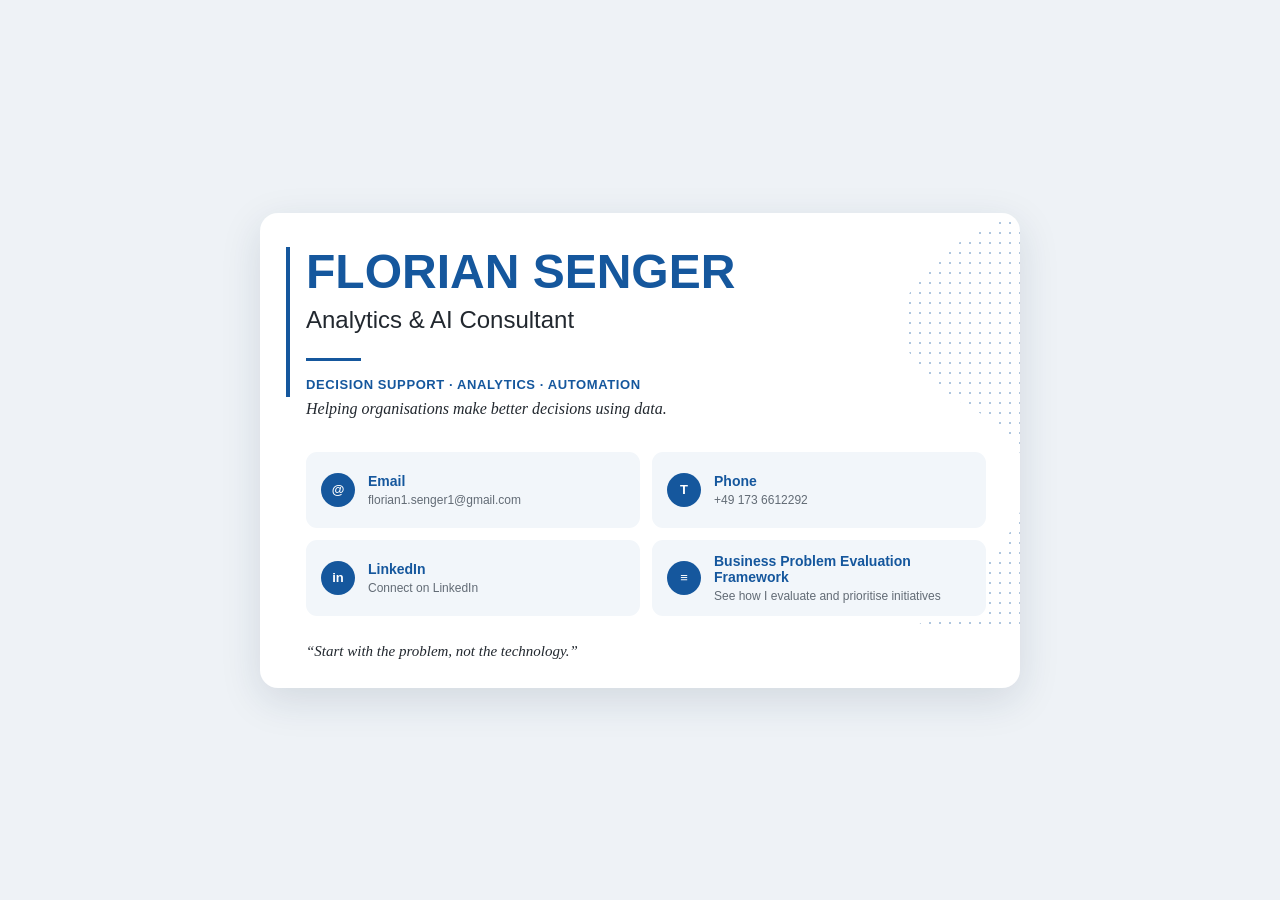
<file: docs/index.html>
<!doctype html>
<html lang="en">
<head>
<meta charset="utf-8">
<meta name="viewport" content="width=device-width, initial-scale=1">
<title>Florian Senger | Analytics & AI Consultant</title>
<meta name="description" content="Florian Senger — Analytics & AI Consultant. Decision Support, Analytics and Automation.">
<link rel="stylesheet" href="style.css">
</head>

<body>
<main class="page">

  <section class="card">
    <div class="accent"></div>
    <div class="background-wave"></div>

    <div class="content">
      <div class="name">FLORIAN SENGER</div>
      <div class="title">Analytics & AI Consultant</div>

      <div class="rule"></div>

      <div class="focus">DECISION SUPPORT · ANALYTICS · AUTOMATION</div>
      <div class="tagline">Helping organisations make better decisions using data.</div>

      <div class="actions">

        <a class="action" href="mailto:florian1.senger1@gmail.com">
          <span class="icon">@</span>
          <span>
            <strong>Email</strong>
            <small>florian1.senger1@gmail.com</small>
          </span>
        </a>

        <a class="action" href="tel:+491736612292">
          <span class="icon">T</span>
          <span>
            <strong>Phone</strong>
            <small>+49 173 6612292</small>
          </span>
        </a>

        <a class="action" href="https://www.linkedin.com/in/florian-senger-838808116">
          <span class="icon">in</span>
          <span>
            <strong>LinkedIn</strong>
            <small>Connect on LinkedIn</small>
          </span>
        </a>

        <a class="action" href="https://florian1senger1-maker.github.io/business-problem-evaluation-framework/">
          <span class="icon">≡</span>
          <span>
            <strong>Business Problem Evaluation Framework</strong>
            <small>See how I evaluate and prioritise initiatives</small>
          </span>
        </a>

      </div>

      <div class="quote">“Start with the problem, not the technology.”</div>
    </div>
  </section>

</main>
</body>
</html>
</file>
<file: docs/style.css>
:root {
  --blue: #15579d;
  --dark: #22282f;
  --muted: #626b75;
  --light: #f2f6fa;
}

* {
  box-sizing: border-box;
}

html, body {
  margin: 0;
  min-height: 100%;
}

body {
  font-family: Arial, "Liberation Sans", sans-serif;
  color: var(--dark);
  background: #eef2f6;
}

.page {
  min-height: 100vh;
  display: flex;
  align-items: center;
  justify-content: center;
  padding: 22px;
}

.card {
  width: min(100%, 760px);
  position: relative;
  overflow: hidden;
  background: white;
  border-radius: 18px;
  box-shadow: 0 12px 40px rgba(20, 45, 75, 0.13);
}

.accent {
  position: absolute;
  left: 26px;
  top: 34px;
  width: 4px;
  height: 150px;
  background: var(--blue);
  z-index: 2;
}

.background-wave {
  position: absolute;
  right: -35px;
  top: -15px;
  width: 290px;
  height: 430px;
  opacity: .34;
  pointer-events: none;

  background:
    radial-gradient(circle, #15579d 1.3px, transparent 1.5px) 0 0 / 10px 10px;

  clip-path: path("M 290 0 C 115 60 95 150 205 210 C 300 260 270 340 150 430 L 330 430 L 330 0 Z");
}

.content {
  position: relative;
  z-index: 3;
  padding: 35px 34px 28px 46px;
}

.name {
  color: var(--blue);
  font-size: clamp(30px, 7vw, 48px);
  line-height: 1;
  font-weight: 700;
}

.title {
  margin-top: 10px;
  font-size: clamp(18px, 4vw, 24px);
}

.rule {
  width: 55px;
  height: 3px;
  background: var(--blue);
  margin: 24px 0 16px;
}

.focus {
  color: var(--blue);
  font-size: 13px;
  font-weight: 700;
  letter-spacing: .6px;
}

.tagline {
  margin-top: 8px;
  max-width: 500px;
  font-family: Georgia, "Liberation Serif", serif;
  font-style: italic;
  font-size: 16px;
}

.actions {
  margin-top: 34px;
  display: grid;
  grid-template-columns: 1fr 1fr;
  gap: 12px;
}

.action {
  min-height: 76px;
  display: flex;
  gap: 13px;
  align-items: center;
  padding: 13px 15px;
  color: var(--dark);
  text-decoration: none;
  background: var(--light);
  border-radius: 11px;
  transition: transform .12s ease, box-shadow .12s ease;
}

.action:hover {
  transform: translateY(-1px);
  box-shadow: 0 4px 14px rgba(21, 87, 157, .12);
}

.icon {
  flex: 0 0 34px;
  height: 34px;
  border-radius: 50%;
  background: var(--blue);
  color: white;
  display: flex;
  align-items: center;
  justify-content: center;
  font-size: 13px;
  font-weight: 700;
}

.action strong,
.action small {
  display: block;
}

.action strong {
  color: var(--blue);
  font-size: 14px;
}

.action small {
  margin-top: 4px;
  color: var(--muted);
  font-size: 12px;
  overflow-wrap: anywhere;
}

.quote {
  margin-top: 27px;
  font-family: Georgia, "Liberation Serif", serif;
  font-style: italic;
  font-size: 15px;
}

@media (max-width: 580px) {
  .page {
    padding: 0;
    align-items: flex-start;
  }

  .card {
    min-height: 100vh;
    border-radius: 0;
    box-shadow: none;
  }

  .content {
    padding: 32px 22px 28px 34px;
  }

  .accent {
    left: 18px;
    top: 31px;
    height: 135px;
  }

  .background-wave {
    right: -95px;
    opacity: .24;
  }

  .actions {
    grid-template-columns: 1fr;
    gap: 10px;
    margin-top: 30px;
  }

  .action {
    min-height: 69px;
  }

  .quote {
    margin-top: 24px;
  }
}

@media (max-width: 580px) {
  .card {
    min-height: auto;
  }

  .page {
    min-height: auto;
  }

  body {
    min-height: auto;
  }

  .content {
    padding-bottom: 36px;
  }
}
</file>
